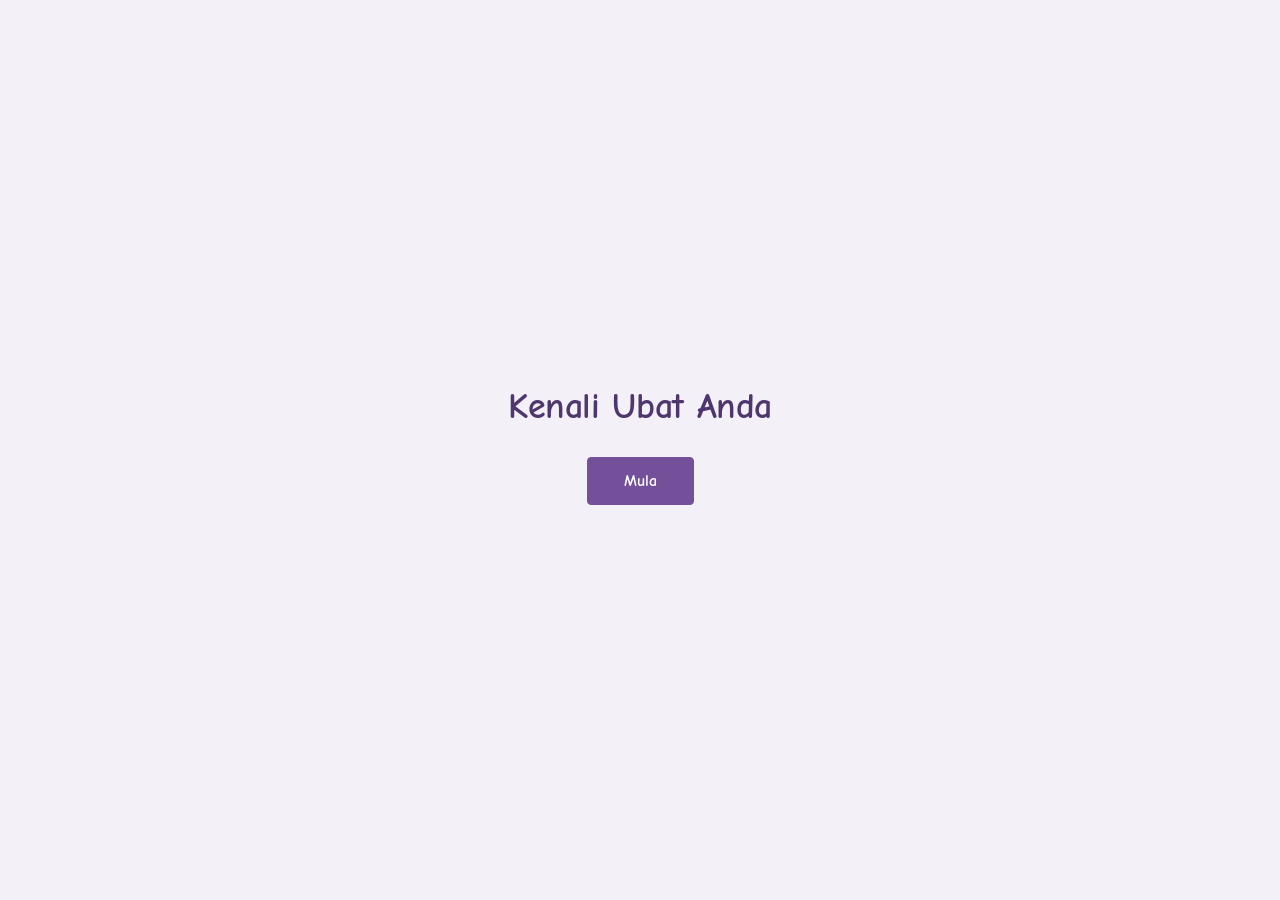
<file: index.html>
<!DOCTYPE html>
<html lang="en">

<head>
    <meta charset="UTF-8">
    <meta name="viewport" content="width=device-width, initial-scale=1.0">
    <title>Kenali Ubat Anda</title>
        <link rel="icon" href="assets/icon/meditips.ico" type="image/x-icon">
    <link rel="manifest" href="manifest.json">
    <link rel="stylesheet" href="style.css">
    <style>
        :root {
            --bg: #F4F0F7;
            --panel: #FFFFFF;
            --ink: #261D2E;
            --ink-soft: #62596B;
            --teal: #75509A;
            --teal-dark: #50366E;
            --amber: #D98E2B;
            --amber-soft: #F6E3C4;
            --line: #D7CBE2;
        }

        * {
            box-sizing: border-box;
        }

        html,
        body {
            height: 100%;
            margin: 0;
            overflow: hidden;
        }

        body {
            font-family: 'Comic Neue', 'Comic Sans MS', cursive;
            font-size: 17px;
            background: var(--bg);
            color: #1E1A22;
            height: 100vh;
            display: flex;
            align-items: center;
            justify-content: center;
            padding: 20px;
            max-width: 100%;
            overflow-x: hidden;
        }

        .screen {
            width: 100%;
            max-width: min(1200px, calc(100vw - 24px));
            text-align: center;
        }

        .screen.hidden {
            display: none;
        }

        .screen h1 {
            font-size: 36px;
            font-weight: 700;
            letter-spacing: -0.01em;
            color: var(--teal-dark);
            margin: 0 0 20px;
        }

        button {
            font-family: 'Comic Neue', 'Comic Sans MS', cursive;
            font-weight: 600;
            font-size: 16px;
            border: 1px solid var(--teal);
            background: var(--teal);
            color: #fff;
            padding: 10px 20px;
            border-radius: 4px;
            cursor: pointer;
        }

        button:hover:not(:disabled) {
            background: var(--teal-dark);
            border-color: var(--teal-dark);
        }

        button:disabled {
            background: var(--line);
            border-color: var(--line);
            color: var(--ink-soft);
            cursor: not-allowed;
        }

        button.ghost {
            background: transparent;
            color: var(--teal);
        }

        button.ghost:hover:not(:disabled) {
            background: var(--teal);
            color: #fff;
        }

        #mainMenu button {
            font-size: 16px;
            padding: 14px 36px;
        }

        .level-container {
            display: flex;
            flex-wrap: wrap;
            justify-content: center;
            gap: 16px;
            margin-bottom: 20px;
        }

        .level {
            background: var(--panel);
            border: 1px solid var(--line);
            border-radius: 4px;
            padding: 18px 20px;
            width: min(100%, 300px);
            flex: 1 1 220px;
            display: flex;
            flex-direction: column;
            align-items: center;
            gap: 10px;
            max-width: calc(100vw - 32px);
        }

        .level h2 {
            margin: 0;
            font-size: 20px;
            font-weight: 600;
            color: var(--teal-dark);
        }

        .level p {
            margin: 0;
            font-family: 'Comic Neue', 'Comic Sans MS', cursive;
            font-size: 14px;
            color: var(--ink-soft);
        }

        .level button {
            width: 100%;
            margin-top: 4px;
        }

        hr {
            border: none;
            border-top: 1px solid var(--line);
            margin: 20px auto;
            max-width: 500px;
        }

        #bossBtn {
            font-size: 15px;
            padding: 12px 28px;
        }

        #bossBtn:not(:disabled) {
            background: var(--amber);
            border-color: var(--amber);
        }

        #bossBtn:not(:disabled):hover {
            background: #c07f24;
            border-color: #c07f24;
        }

        @media (max-width: 1366px) {
            body {
                padding: 14px;
                font-size: 16px;
            }

            .level {
                width: min(260px, calc(100vw - 30px));
                padding: 16px;
            }
        }

        @media (max-height: 650px) {
            body {
                padding: 10px;
            }

            .screen {
                padding: 12px;
            }

            .level {
                padding: 14px;
                gap: 8px;
            }
        }
    </style>
</head>

<body>

    <div id="mainMenu" class="screen">
        <h1>Kenali Ubat Anda</h1>
        <audio id="backgroundMusic" preload="auto" loop>
            <source src="assets/sound/bckgrd.mp3" type="audio/mpeg">
            Your browser does not support the audio element.
        </audio>
        <button onclick="showHub()">Mula</button>
    </div>

    <div id="hub" class="screen hidden">
        <h1>Sila Pilih Cabaran</h1>

        <div class="level-container">
            <div class="level">
                <h2>Memori</h2> <!-- Use 'A Brand New Start - TrackTribe' Audio  -->
                <p id="status1">Belum Selesai</p>
                <button onclick="playLevel(1)">Mula</button>
            </div>

            <div class="level"> <!-- Use 'Scheming Weasel (faster version) – Kevin MacLeod' Audio  -->
                <h2>Cari Kata</h2>
                <p id="status2">Belum Selesai</p>
                <button onclick="playLevel(2)">Mula</button>
            </div>

            <div class="level">
                <h2>Susun Padan</h2> <!-- Use 'Computer Bounce - Geographer' Audio  -->
                <p id="status3">Belum Selesai</p>
                <button onclick="playLevel(3)">Mula</button>
            </div>
        </div>

        <hr>

        <button id="bossBtn" disabled onclick="playBoss()">
            Peringkat Bonus Dikunci!
        </button>

        <button class="ghost" style="margin-top: 20px;" onclick="resetProgress()">Set Semula Cabaran</button>

    </div>

    <script src="script.js"></script>

</body>

</html>
</file>
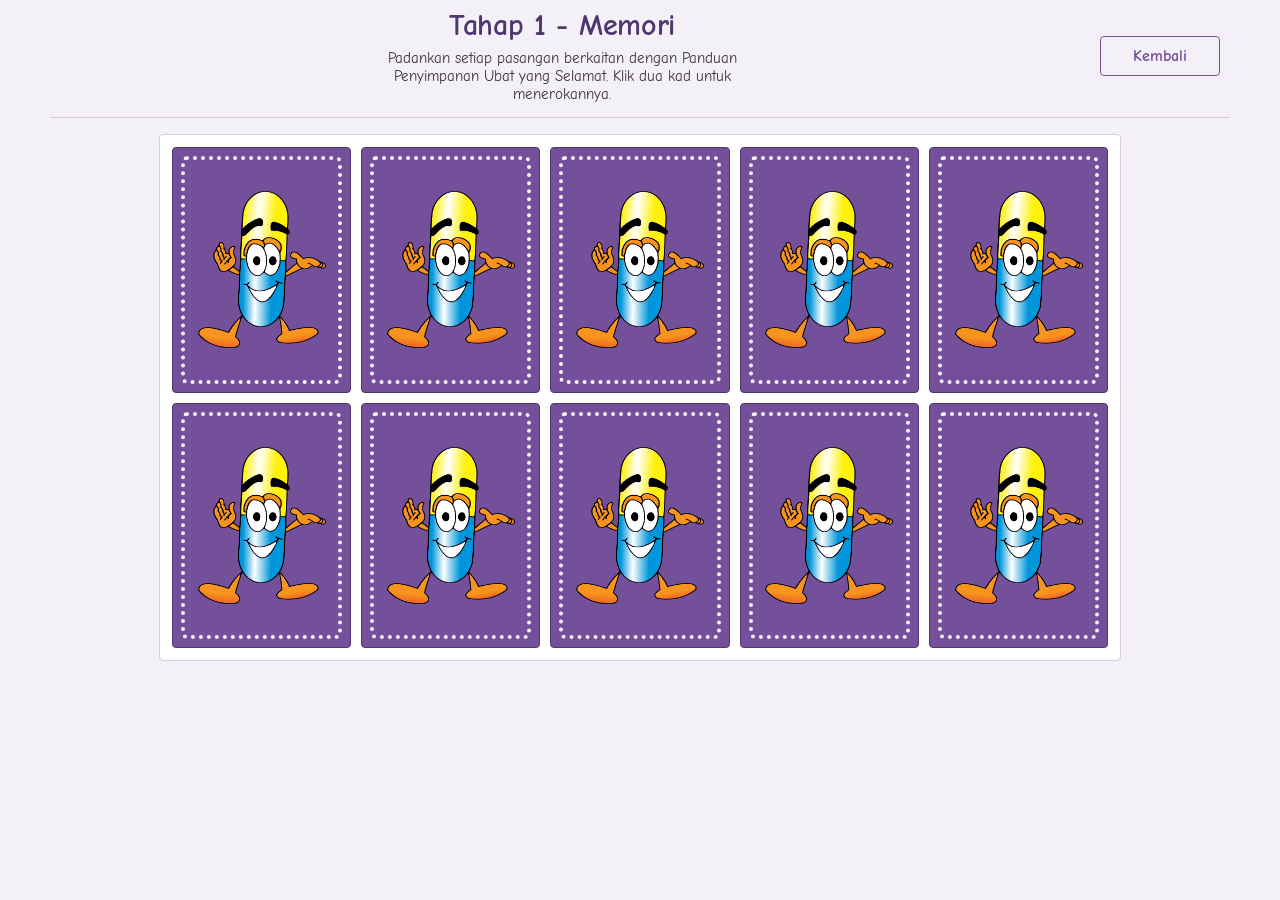
<file: pages/level1/level1.html>
<!DOCTYPE html>
<html lang="en">

<head>
    <meta charset="UTF-8">
    <meta name="viewport" content="width=device-width, initial-scale=1.0" />
    <title>Level 1</title>
        <link rel="icon" href="../../assets/icon/meditips.ico" type="image/x-icon">
    <link rel="manifest" href="../../manifest.json">
    <link rel="stylesheet" href="../../style.css" />
    <link rel="stylesheet" href="level1.css">
    <link rel="preconnect" href="https://fonts.googleapis.com">
    <link
        href="https://fonts.googleapis.com/css2?family=IBM+Plex+Sans:wght@400;500;600;700&family=IBM+Plex+Mono:wght@500;600;700&display=swap"
        rel="stylesheet">
</head>

<body id="levelScreen" class="screen">

    <!-- <h1 id="levelTitle"></h1> -->
    <audio id="lvl1" preload="auto" loop autoplay>
        <source src="../../assets/sound/lvl1.mp3" type="audio/mpeg">
        Your browser does not support the audio element.
    </audio>

    <div class="app">

        <header>
            <div class="title-block">
                <h1>Tahap 1 - Memori</h1>
                <p>Padankan setiap pasangan berkaitan dengan Panduan Penyimpanan Ubat yang Selamat. Klik dua kad untuk
                    menerokannya.</p>
            </div>
            <div class="header-actions">
                <button class="back-btn" onclick="showHubFromOutside()">Kembali</button>
            </div>
        </header>
        <div id="game-board"></div>

        <!-- Modal -->
        <div id="info-modal">
            <div id="info-flex">
                <div id="info-content">
                    <div id="info-img"></div>
                    <div id="info-text"></div>
                    <button id="close-modal">Tutup</button>
                </div>
            </div>
        </div>

        <div id="splashScreen">Tahap Selesai!</div>
    </div>

    <script src="level1.js"></script>
    <script src="../../script.js"></script>

</body>

</html>
</file>
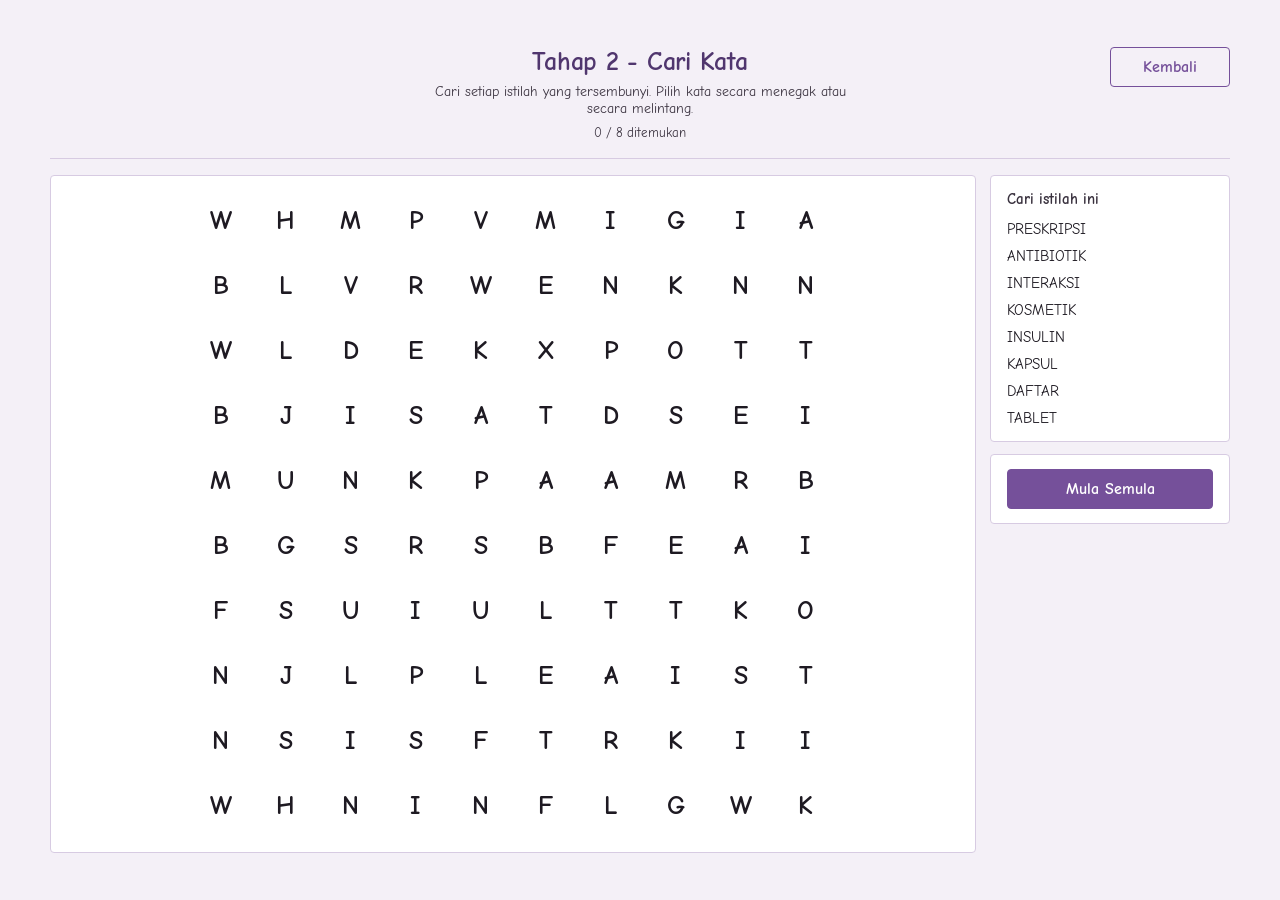
<file: pages/level2/level2.html>
<!DOCTYPE html>
<html lang="en">

<head>
  <meta charset="UTF-8">
  <meta name="viewport" content="width=device-width, initial-scale=1.0, maximum-scale=1, user-scalable=no">
  <title>Pharmacy Word Search</title>
    <link rel="icon" href="../../assets/icon/meditips.ico" type="image/x-icon">
  <link rel="manifest" href="../../manifest.json">
  <link rel="preconnect" href="https://fonts.googleapis.com">
  <link rel="stylesheet" href="level2.css">
  <link
    href="https://fonts.googleapis.com/css2?family=IBM+Plex+Sans:wght@400;500;600;700&family=IBM+Plex+Mono:wght@500;600;700&display=swap"
    rel="stylesheet">
</head>

<body id="levelScreen" class="screen">
  <audio id="lvl2" preload="auto" loop autoplay>
    <source src="../../assets/sound/lvl2.mp3" type="audio/mpeg">
    Your browser does not support the audio element.
  </audio>
  <div class="app">
    <header>
      <div class="title-block">
        <h1>Tahap 2 - Cari Kata</h1>
        <p>Cari setiap istilah yang tersembunyi. Pilih kata secara menegak atau secara melintang.</p>
      </div>
      <div class="meta">
        <!-- <div><strong id="timer">00:00</strong></div> -->
        <div id="progress">0 / 0 ditemukan</div>
      </div>
      <div class="header-actions">
        <button class="ghost" onclick="showHubFromOutside()">Kembali</button>
      </div>
    </header>

    <main>
      <div class="board-wrap">
        <div class="grid-stack">
          <div id="grid" role="grid" aria-label="Word search grid"></div>
          <svg id="highlight-svg" viewBox="0 0 100 100" preserveAspectRatio="none" aria-hidden="true"></svg>
        </div>
      </div>

      <div class="sidebar">
        <div class="panel">
          <h2>Cari istilah ini</h2>
          <ul id="wordlist"></ul>
        </div>
        <div class="panel">
          <button id="restart-btn">Mula Semula</button>
        </div>
      </div>
    </main>

    <div id="info-modal" aria-hidden="true">
      <div id="info-content">
        <div id="info-img"></div>
        <div id="info-text"></div>
        <button id="close-modal" type="button">Tutup</button>
      </div>
    </div>

    <div id="splashScreen">Tahap Selesai!</div>
  </div>

  <script src="level2.js"></script>
  <script src="../../script.js"></script>

</body>

</html>
</file>
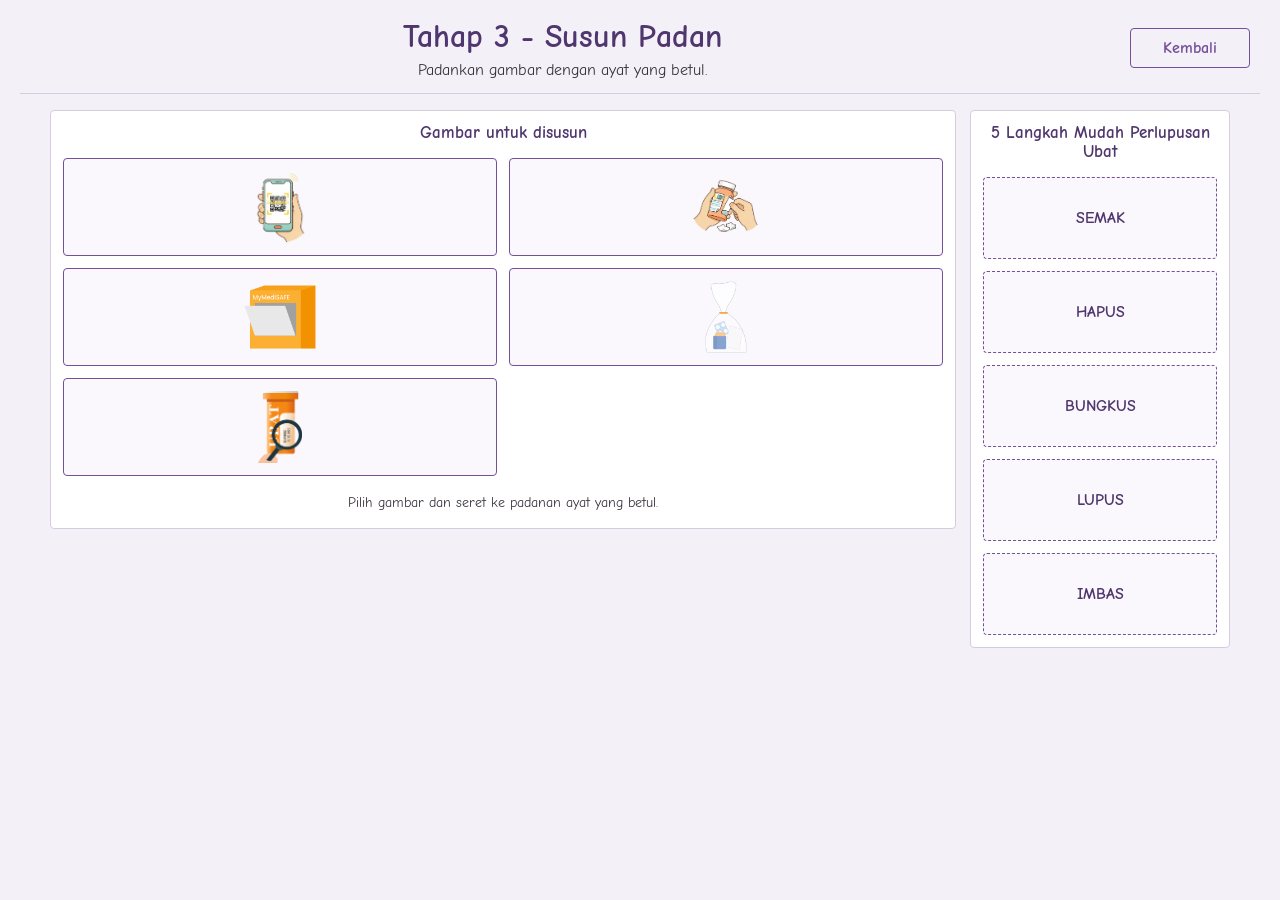
<file: pages/level3/level3.html>
<!DOCTYPE html>
<html lang="en">

<head>
    <meta charset="UTF-8" />
    <meta name="viewport" content="width=device-width, initial-scale=1.0" />
    <title>Level 3 - Sorting Challenge</title>
        <link rel="icon" href="../../assets/icon/meditips.ico" type="image/x-icon">
    <link rel="manifest" href="../../manifest.json">
    <link rel="stylesheet" href="../../style.css" />
    <link rel="stylesheet" href="level3.css">
    <link rel="preconnect" href="https://fonts.googleapis.com">
    <link
        href="https://fonts.googleapis.com/css2?family=IBM+Plex+Sans:wght@400;500;600;700&family=IBM+Plex+Mono:wght@500;600;700&display=swap"
        rel="stylesheet">

</head>

<body id="levelScreen" class="screen">
    <audio id="lvl3" preload="auto" loop autoplay>
        <source src="../../assets/sound/lvl3.mp3" type="audio/mpeg">
        Your browser does not support the audio element.
    </audio>

    <div class="app">
        <header>
            <div class="title-block">
                <h1>Tahap 3 - Susun Padan</h1>
                <p>Padankan gambar dengan ayat yang betul.</p>
            </div>
            <div class="header-actions">
                <button class="ghost" onclick="showHubFromOutside()">Kembali</button>
            </div>
        </header>

        <main class="game-layout">
            <section class="panel">
                <h2>Gambar untuk disusun</h2>
                <div class="items" id="items">
                    <div class="item" data-category="semak" data-label="semak" data-image="../../assets/img/semak.png">
                        <img class="item-image" src="../../assets/img/semak.png" alt="semak">
                        <strong>Semak</strong>
                    </div>
                    <div class="item" data-category="hapus" data-label="hapus" data-image="../../assets/img/hapus.png">
                        <img class="item-image" src="../../assets/img/hapus.png" alt="Hapus">
                        <strong>Hapus</strong>
                    </div>
                    <div class="item" data-category="bungkus" data-label="bungkus" data-image="../../assets/img/bungkus.png">
                        <img class="item-image" src="../../assets/img/bungkus.png" alt="Bungkus">
                        <strong>Bungkus</strong>
                    </div>
                    <div class="item" data-category="lupus" data-label="Lupus" data-image="../../assets/img/lupus.png">
                        <img class="item-image" src="../../assets/img/lupus.png" alt="Lupus">
                        <strong>Lupus</strong>
                    </div>
                    <div class="item" data-category="imbas" data-label="imbas" data-image="../../assets/img/imbas.png">
                        <img class="item-image" src="../../assets/img/imbas.png" alt="Imbas">
                        <strong>Imbas</strong>
                    </div>
                </div>
                <p id="feedback" aria-live="polite">Pilih gambar dan seret ke padanan ayat yang betul.</p>
            </section>

            <section class="panel">
                <h2>5 Langkah Mudah Perlupusan Ubat</h2>
                <div class="bins">
                    <div class="bin" tabindex="0" data-category="semak">
                        <div class="bin-header">
                            <h3>SEMAK</h3>
                        </div>
                        <div class="bin-content">
                            <img class="bin-image" src="../../assets/img/semak.png" alt="Semak icon">
                        </div>
                    </div>
                    <div class="bin" tabindex="0" data-category="hapus">
                        <div class="bin-header">
                            <h3>HAPUS</h3>
                        </div>
                        <div class="bin-content">
                            <img class="bin-image" src="../../assets/img/hapus.png" alt="Hapus icon">
                        </div>
                    </div>
                    <div class="bin" tabindex="0" data-category="bungkus">
                        <div class="bin-header">
                            <h3>BUNGKUS</h3>
                        </div>
                        <div class="bin-content">
                            <img class="bin-image" src="../../assets/img/bungkus.png" alt="Bungkus icon">
                        </div>
                    </div>
                    <div class="bin" tabindex="0" data-category="lupus">
                        <div class="bin-header">
                            <h3>LUPUS</h3>
                        </div>
                        <div class="bin-content">
                            <img class="bin-image" src="../../assets/img/lupus.png" alt="Lupus icon">
                        </div>
                    </div>
                    <div class="bin" tabindex="0" data-category="imbas">
                        <div class="bin-header">
                            <h3>IMBAS</h3>
                        </div>
                        <div class="bin-content">
                            <img class="bin-image" src="../../assets/img/imbas.png" alt="Imbas icon">
                        </div>
                    </div>
                </div>
            </section>
        </main>

        <div id="info-modal">
            <div id="info-content">
                <h2 id="info-title"></h2>
                <div id="info-text"></div>
                <button id="close-modal">Tutup</button>
            </div>
        </div>
        <div id="final-modal" role="dialog" aria-modal="true" aria-labelledby="final-title">
            <div id="final-content">
                <h2 id="final-title">Peringatan Mesra</h2>
                <p id="final-message">Ubat yang <b>dipulangkan tidak</b> boleh digunakan <b>semula</b> untuk <b>pesakit lain</b>. Ubat tersebut akan <b>dilupuskan</b> dengan <b>cara yang betul</b> melalui <b>syarikat pelupusan</b>.</p>
                <p id="final-message2"><break></break><b>Pelupusan Ubat-ubatan Secara Selamat, Tanggungjawab Semua</b></p>
                <button id="close-final-modal">Tutup</button>
            </div>
        </div>
        <div id="splashScreen">Tahap Selesai!</div>
    </div>

    <script src="level3.js"></script>

    <script src="../../script.js"></script>
</body>

</html>
</file>
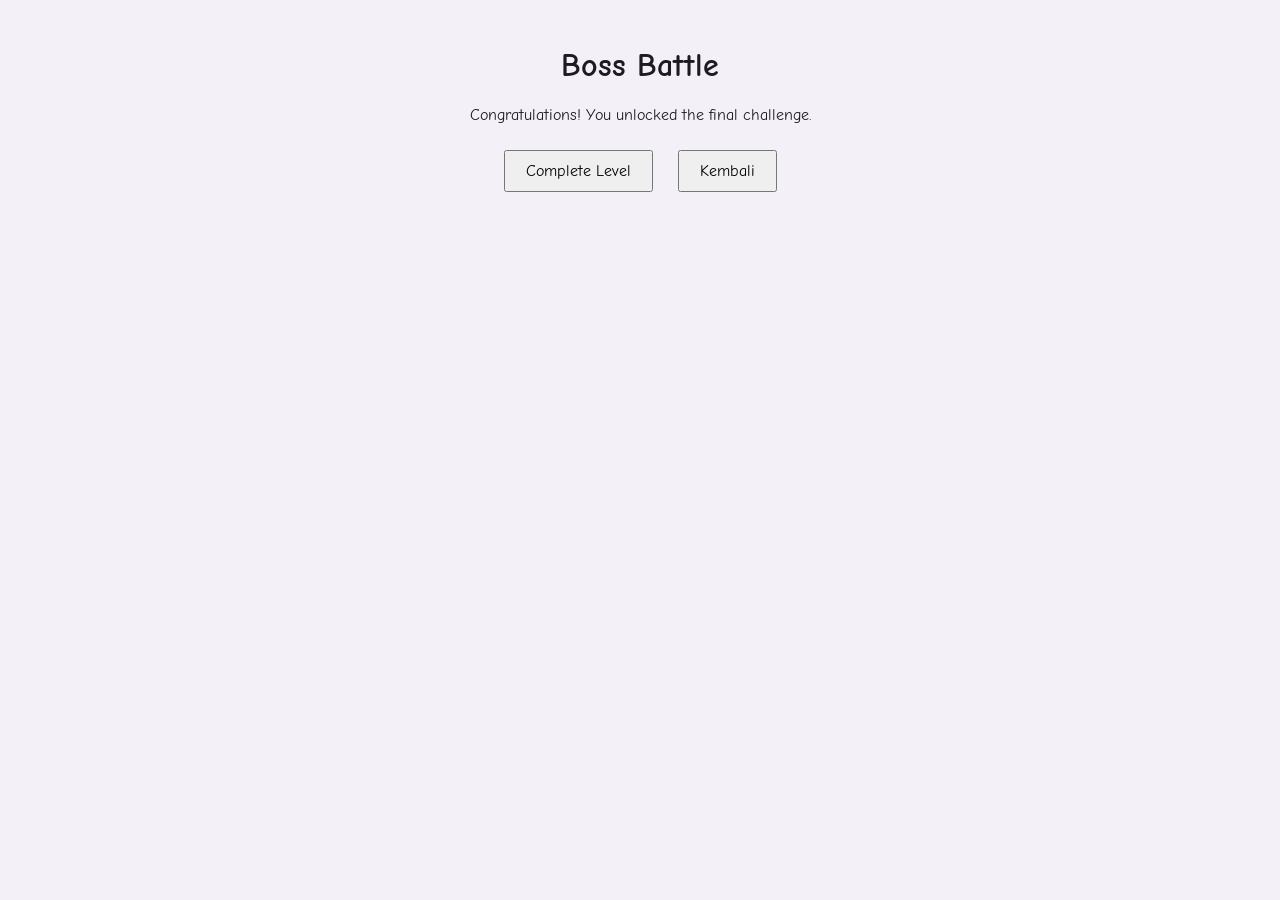
<file: pages/levelBoss/levelBoss.html>
<!DOCTYPE html>
<html lang="en">

<head>
    <meta charset="UTF-8" />
    <meta name="viewport" content="width=device-width, initial-scale=1.0" />
    <title>Bonus Level</title>
        <link rel="icon" href="../../assets/icon/meditips.ico" type="image/x-icon">
    <link rel="manifest" href="../../manifest.json">
    <link rel="stylesheet" href="../../style.css" />
</head>

<body id="levelScreen" class="screen">
    <audio id="lvlBoss" preload="auto" loop autoplay>
        <source src="../../assets/sound/lvlBoss.mp3" type="audio/mpeg">
        Your browser does not support the audio element.
    </audio>

    <h1 id="levelTitle">Boss Battle</h1>
    <p>Congratulations! You unlocked the final challenge.</p>

    <button onclick="completeLevel()">
        Complete Level
    </button>

    <button onclick="showHubFromOutside()">
        Kembali
    </button>
    <div id="splashScreen">Level Completed!</div>

    <script src="../../script.js"></script>
</body>

</html>
</file>
<file: style.css>
@font-face {
    font-family: 'Comic Neue';
    src: url('./assets/font/ComicNeue-Regular.ttf') format('truetype');
    font-weight: 400;
    font-style: normal;
}

@font-face {
    font-family: 'Comic Neue';
    src: url('./assets/font/ComicNeue-Bold.ttf') format('truetype');
    font-weight: 700;
    font-style: normal;
}

@font-face {
    font-family: 'Comic Neue';
    src: url('./assets/font/ComicNeue-Italic.ttf') format('truetype');
    font-weight: 400;
    font-style: italic;
}

@font-face {
    font-family: 'Comic Neue';
    src: url('./assets/font/ComicNeue-BoldItalic.ttf') format('truetype');
    font-weight: 700;
    font-style: italic;
}

* {
    -webkit-user-select: none;
    user-select: none;
    -webkit-tap-highlight-color: transparent;
}

::selection {
    background: transparent;
}

:root {
    --ink: #1E1A22;
    --ink-soft: #39313E;
    --panel: #FFFFFF;
    --bg: #F4F0F7;
    --line: #D7CBE2;
    --teal: #75509A;
    --teal-dark: #50366E;
}

body {
    font-family: 'Comic Neue', 'Comic Sans MS', cursive;
    font-size: 17px;
    text-align: center;
    background: #F4F0F7;
    color: var(--ink);
    max-width: 100%;
    overflow-x: hidden;
}

.screen {
    padding: 24px;
    max-width: 100%;
}

.hidden {
    display: none;
}

.level-container {
    display: flex;
    justify-content: center;
    gap: 20px;
    flex-wrap: wrap;
}

.level {
    background: white;
    width: 300px;
    margin: 20px auto;
    padding: 20px;
    border-radius: 10px;
    box-shadow: 0 2px 5px rgba(0, 0, 0, .2);
}

button {
    padding: 10px 20px;
    margin: 10px;
    cursor: pointer;
    font-size: 16px;
    font-family: 'Comic Neue', 'Comic Sans MS', cursive;
}

.completed {
    color: #75509A;
    font-weight: bold;
}

#splashScreen {
	display: none;
    position: fixed;
    top: 50%;
    left: 50%;
    width: min(360px, calc(100vw - 40px));
    max-width: 100%;
    transform: translate(-50%, -50%);
    background: #fff;
    color: #1E1A22;
    font-family: 'Comic Neue', 'Comic Sans MS', cursive;
    font-size: 26px;
    font-weight: 700;
    letter-spacing: -0.01em;
    text-align: center;
    padding: 52px 28px;
    border: 1px solid #D7CBE2;
    border-radius: 8px;
    box-shadow: 0 0 0 100vmax rgba(38, 29, 46, 0.18), 0 14px 32px rgba(38, 29, 46, 0.16);
    cursor: pointer;
    z-index: 30;
}

@media (max-width: 1366px) {
    body {
        font-size: 16px;
    }

    .screen {
        padding: 18px;
    }

    .level {
        width: min(260px, calc(100vw - 32px));
        margin: 12px auto;
        padding: 16px;
    }
}

@media (max-height: 650px) {
    .screen {
        padding: 12px;
    }

    .level {
        margin: 10px auto;
        padding: 14px;
    }

    #splashScreen {
        padding: 36px 20px;
    }
}
</file>
<file: pages/level1/level1.css>
@font-face {
    font-family: 'Comic Neue';
    src: url('../../assets/font/ComicNeue-Regular.ttf') format('truetype');
    font-weight: 400;
    font-style: normal;
}

@font-face {
    font-family: 'Comic Neue';
    src: url('../../assets/font/ComicNeue-Bold.ttf') format('truetype');
    font-weight: 700;
    font-style: normal;
}

@font-face {
    font-family: 'Comic Neue';
    src: url('../../assets/font/ComicNeue-Italic.ttf') format('truetype');
    font-weight: 400;
    font-style: italic;
}

@font-face {
    font-family: 'Comic Neue';
    src: url('../../assets/font/ComicNeue-BoldItalic.ttf') format('truetype');
    font-weight: 700;
    font-style: italic;
}

:root {
    --bg: #F4F0F7;
    --panel: #FFFFFF;
    --ink: #1E1A22;
    --ink-soft: #39313E;
    --teal: #75509A;
    --teal-dark: #50366E;
    --amber: #D98E2B;
    --amber-soft: #F6E3C4;
    --line: #D7CBE2;
}

* {
    box-sizing: border-box;
}

html,
body#levelScreen {
    min-height: 100%;
    overflow-x: hidden;
}

body#levelScreen {
    font-family: 'Comic Neue', 'Comic Sans MS', cursive;
    background: var(--bg);
    color: var(--ink);
    display: flex;
    flex-direction: column;
    align-items: center;
    justify-content: flex-start;
    min-height: 100vh;
    max-width: 100%;
    overflow-x: hidden;
    padding: 10px;
    margin: 0;
    box-sizing: border-box;
}

.app {
    --card-width: clamp(50px, min(14vw, 25vh), 190px);
    --card-height: calc(var(--card-width) * 1.37);
    width: 100%;
    max-width: min(1280px, calc(100vw - 24px));
}

#levelTitle {
    font-size: 30px;
    font-weight: 700;
    letter-spacing: -0.01em;
    color: var(--teal-dark);
    border-bottom: 1px solid var(--line);
    padding-bottom: 16px;
    margin: 0 0 8px;
    width: 100%;
    max-width: 620px;
    text-align: center;
}

header {
    display: flex;
    align-items: center;
    justify-content: space-between;
    gap: 16px;
    text-align: center;
    border-bottom: 1px solid var(--line);
    padding-bottom: 16px;
    margin-bottom: 20px;
    position: relative;
}

.title-block {
    flex: 1 1 auto;
    min-width: 0;
    width: 100%;
    text-align: center;
    margin: 0 auto;
    display: flex;
    flex-direction: column;
    align-items: center;
    justify-content: center;
}

.header-actions {
    display: flex;
    flex-shrink: 0;
    justify-content: flex-end;
    margin-left: auto;
}

.header-actions button {
    min-width: 120px;
}

.title-block h1 {
    margin: 0;
    width: 100%;
    text-align: center;
}

.title-block p {
    margin: 8px auto 0;
    max-width: 60ch;
    text-align: center;
}

#game-board {
    display: grid;
    grid-template-columns: repeat(5, var(--card-width));
    grid-template-rows: repeat(2, var(--card-height));
    gap: 12px;
    width: max-content;
    max-width: 100%;
    margin: 16px auto 0;
    background: var(--panel);
    border: 1px solid var(--line);
    border-radius: 4px;
    padding: 16px;
}

/* Card container */
.card {
    width: var(--card-width);
    height: var(--card-height);
    perspective: 900px;
    cursor: pointer;
}

/* Inner flip element */
.card-inner {
    width: 100%;
    height: 100%;
    position: relative;
    transform-style: preserve-3d;
    transition: transform 0.5s ease;
}

.card.flipped .card-inner {
    transform: rotateY(180deg);
}

/* Card faces */
.card-front,
.card-back {
    position: absolute;
    width: 100%;
    height: 100%;
    backface-visibility: hidden;
    border-radius: 4px;
    display: flex;
    align-items: center;
    justify-content: center;
    font-size: 70px;
    font-weight: 600;
    text-align: center;
    padding: 8px;
    user-select: none;
}

.card-back {
    background-color: var(--teal);
    background-image: url("../../assets/img/meditips.png"), radial-gradient(rgba(255, 255, 255, 0.12) 0.7px, transparent 0.7px);
    background-position: center, 0 0;
    background-repeat: no-repeat, repeat;
    background-size: 72% auto, 8px 8px;
    color: #fff;
    border: 1px solid var(--teal-dark);
}

.card-back::after {
    content: "";
    position: absolute;
    inset: 8px;
    border: 4px dotted rgba(255, 255, 255, 0.95);
    border-radius: 6px 6px 6px 6px;
    pointer-events: none;
}

.card-front {
    background: var(--panel);
    color: var(--teal-dark);
    border: 1px solid var(--teal);
    transform: rotateY(180deg);
    font-family: 'Comic Neue', 'Comic Sans MS', cursive;
}

.card-front img {
    display: block;
    width: 100%;
    height: 100%;
    object-fit: contain;
    pointer-events: none;
}

.card.matched .card-front {
    background: var(--amber-soft);
    border-color: var(--amber);
    color: var(--ink);
}

.card.matched {
    cursor: default;
    opacity: 0.85;
}

/* Modal */
#info-modal {
    position: fixed;
    inset: 0;
    background: rgba(38, 29, 46, 0);
    display: none;
    align-items: center;
    justify-content: center;
    opacity: 0;
    transition: background 0.4s ease, opacity 0.4s ease;
}

#info-modal.show {
    display: flex;
    background: rgba(38, 29, 46, 0.45);
    opacity: 1;
}

#info-content {
    background: var(--panel);
    border: 1px solid var(--line);
    padding: 24px 28px;
    border-radius: 4px;
    max-width: min(520px, calc(100vw - 32px));
    display: grid;
    grid-template-columns: 110px minmax(0, 1fr);
    column-gap: 18px;
    align-items: center;
    text-align: left;
    transform: scale(0.92);
    opacity: 0;
    transition: transform 0.3s ease, opacity 0.3s ease;
}

#info-modal.show #info-content {
    transform: scale(1);
    opacity: 1;
}

#info-img {
    display: flex;
    align-items: center;
    justify-content: center;
    min-height: 90px;
}

#info-img img {
    width: 90px;
    height: 20vh;
    object-fit: contain;
    display: block;
}

#info-title {
    color: var(--teal-dark);
    font-size: 19px;
    margin: 0 0 10px;
    width: 58px;
    height: 58px;
    object-fit: contain;
    flex-shrink: 0;
    display: none;
}

#info-text {
    color: var(--ink-soft);
    font-size: 18px;
    line-height: 1.5;
    margin: 0;
    grid-column: 2;
}

#info-text p {
    margin: 0 0 10px;
    text-align: left;
}

#info-text ul {
    margin: 0;
    padding-left: 22px;
    text-align: left;
}

#info-text li+li {
    margin-top: 4px;
}

button {
    font-family: 'Comic Neue', 'Comic Sans MS', cursive;
    font-weight: 600;
    font-size: 16px;
    border: 1px solid var(--teal);
    background: var(--teal);
    color: #fff;
    padding: 10px 16px;
    border-radius: 4px;
    cursor: pointer;
}

button:hover {
    background: var(--teal-dark);
    border-color: var(--teal-dark);
}

#close-modal {
    grid-column: 1 / -1;
    justify-self: center;
    margin-top: 16px;
}

.back-btn {
    background: transparent;
    color: var(--teal);
}

.back-btn:hover {
    background: var(--teal);
    color: #fff;
}

.title-block h1 {
    margin: 0;
    font-size: 30px;
    font-weight: 700;
    letter-spacing: -0.01em;
    color: var(--teal-dark);
}

.title-block p {
    margin: 6px 0 0;
    font-size: 15px;
    color: var(--ink-soft);
    max-width: 46ch;
}

header {
    border-bottom: 1px solid var(--line);
    padding-bottom: 14px;
    margin-bottom: 16px;
    display: flex;
    align-items: center;
    justify-content: space-between;
    gap: 16px;
    flex-wrap: nowrap;
    text-align: center;
    position: relative;
}

.title-block {
    text-align: center;
    width: auto;
    flex: 1 1 auto;
    min-width: 0;
}

@media (max-width: 1366px) {
    body#levelScreen {
        padding: 8px;
    }

    .app {
        max-width: 1180px;
    }

    #levelTitle {
        font-size: 28px;
    }

    #game-board {
        gap: 10px;
        padding: 12px;
    }

    #info-content {
        max-width: min(480px, calc(100vw - 24px));
        padding: 18px 22px;
    }
}

@media (max-height: 650px) {
    body#levelScreen {
        padding: 8px;
    }

    #levelTitle {
        padding-bottom: 10px;
    }

    #game-board {
        margin-top: 10px;
        gap: 8px;
        padding: 10px;
    }

    #info-content {
        padding: 18px 18px 12px;
    }

    #close-modal {
        margin-top: 12px;
    }
}

@media (max-width: 600px) {
    header {
        align-items: flex-start;
        gap: 8px;
    }

    .header-actions button {
        min-width: 0;
        padding: 8px 10px;
    }

    body#levelScreen {
        padding: 12px;
    }

    .app {
        --card-width: clamp(44px, min(13vw, 18vh), 160px);
    }

    #game-board {
        gap: 6px;
        padding: 10px;
    }
}
</file>
<file: pages/level2/level2.css>
@font-face {
    font-family: 'Comic Neue';
    src: url('../../assets/font/ComicNeue-Regular.ttf') format('truetype');
    font-weight: 400;
    font-style: normal;
}

@font-face {
    font-family: 'Comic Neue';
    src: url('../../assets/font/ComicNeue-Bold.ttf') format('truetype');
    font-weight: 700;
    font-style: normal;
}

@font-face {
    font-family: 'Comic Neue';
    src: url('../../assets/font/ComicNeue-Italic.ttf') format('truetype');
    font-weight: 400;
    font-style: italic;
}

@font-face {
    font-family: 'Comic Neue';
    src: url('../../assets/font/ComicNeue-BoldItalic.ttf') format('truetype');
    font-weight: 700;
    font-style: italic;
}

:root {
    --bg: #F4F0F7;
    --panel: #FFFFFF;
    --ink: #1E1A22;
    --ink-soft: #39313E;
    --teal: #75509A;
    --teal-dark: #50366E;
    --amber: #D98E2B;
    --amber-soft: #F6E3C4;
    --line: #D7CBE2;
    --found: #75509A;
}

* {
    box-sizing: border-box;
    -webkit-user-select: none;
    user-select: none;
}

::selection {
    background: transparent;
}

html,
body {
    margin: 0;
    padding: 0;
    min-height: 100%;
    background: var(--bg);
    color: var(--ink);
    font-family: 'Comic Neue', 'Comic Sans MS', cursive;
    -webkit-tap-highlight-color: transparent;
    overflow-x: hidden;
}

body {
    min-height: 100vh;
    display: flex;
    align-items: center;
    justify-content: center;
    padding: 16px;
    box-sizing: border-box;
    max-width: 100%;
    overflow-x: hidden;
}

.app {
    width: 100%;
    max-width: min(1280px, calc(100vw - 24px));
}

header {
    border-bottom: 1px solid var(--line);
    padding-bottom: 14px;
    margin-bottom: 16px;
    display: flex;
    flex-direction: column;
    align-items: center;
    justify-content: center;
    gap: 6px;
    text-align: center;
    position: relative;
    padding-left: 128px;
    padding-right: 128px;
}

.title-block {
    text-align: center;
    width: 100%;
    margin: 0 auto;
    display: flex;
    flex-direction: column;
    align-items: center;
    justify-content: center;
}

.title-block h1 {
    margin: 0;
    font-size: 26px;
    font-weight: 700;
    letter-spacing: -0.01em;
    color: var(--teal-dark);
}

.title-block p {
    margin: 6px auto 0;
    font-size: 14px;
    color: var(--ink-soft);
    max-width: 46ch;
    text-align: center;
}

.meta {
    font-family: 'Comic Neue', 'Comic Sans MS', cursive;
    font-size: 13px;
    color: var(--ink-soft);
    text-align: center;
    line-height: 1.6;
    margin: 0;
    width: 100%;
}

.header-actions {
    position: absolute;
    top: 0;
    right: 0;
}

.header-actions button {
    width: auto;
    min-width: 120px;
}

.meta strong {
    color: var(--teal-dark);
    font-size: 16px;
}

main {
    display: grid;
    grid-template-columns: minmax(0, 1fr) 240px;
    gap: 18px;
    align-items: start;
    max-width: min(100%, 1180px);
    margin: 0 auto;
}

@media (max-width: 1366px) {
    body {
        padding: 12px;
    }

    .app {
        max-width: 1180px;
    }

    main {
        gap: 14px;
    }

    .board-wrap {
        padding: 12px;
    }

    .grid-stack {
        width: min(100%, 64vh);
    }
}

@media (max-height: 650px) {
    body {
        padding: 10px;
    }

    header {
        padding-bottom: 10px;
        margin-bottom: 10px;
    }

    .panel {
        padding: 10px 12px;
    }

    .sidebar {
        gap: 8px;
    }
}

@media (max-width: 720px) {
    body {
        padding: 12px;
    }

    main {
        grid-template-columns: 1fr;
    }

    .grid-stack {
        width: min(100%, 62vh);
    }

    .meta {
        text-align: left;
    }

    header {
        padding-left: 0;
        padding-right: 0;
    }

    .header-actions {
        position: static;
        align-self: flex-end;
    }
}

.board-wrap {
    background: var(--panel);
    border: 1px solid var(--line);
    border-radius: 4px;
    padding: 14px;
    display: flex;
    justify-content: center;
}

.grid-stack {
    position: relative;
    width: min(100%, 72vh);
}

#highlight-svg {
    position: absolute;
    inset: 0;
    width: 100%;
    height: 100%;
    pointer-events: none;
    z-index: 2;
}

#grid {
    display: grid;
    gap: 2px;
    width: 100%;
    aspect-ratio: 1/1;
    touch-action: none;
    user-select: none;
    -webkit-user-select: none;
    position: relative;
    z-index: 1;
}

.cell {
    display: flex;
    align-items: center;
    justify-content: center;
    font-family: 'Comic Neue', 'Comic Sans MS', cursive;
    font-weight: 600;
    font-size: clamp(14px, 3.4vw, 26px);
    color: var(--ink);
    background: transparent;
    border-radius: 3px;
    cursor: pointer;
    position: relative;
}

.cell.selecting {
    background: var(--amber-soft);
    color: var(--teal-dark);
}

.found-line {
    opacity: 0;
    animation: line-in 0.25s ease forwards;
}

@keyframes line-in {
    from {
        opacity: 0;
    }

    to {
        opacity: 1;
    }
}

.sidebar {
    display: flex;
    flex-direction: column;
    gap: 12px;
}

.panel {
    background: var(--panel);
    border: 1px solid var(--line);
    border-radius: 4px;
    padding: 14px 16px;
}

.panel h2 {
    margin: 0 0 12px;
    font-size: 15px;
    font-weight: 600;
    color: var(--ink-soft);
}

#wordlist {
    list-style: none;
    margin: 0;
    padding: 0;
    display: flex;
    flex-direction: column;
    gap: 9px;
    font-family: 'Comic Neue', 'Comic Sans MS', cursive;
    font-size: 15px;
}

#wordlist li {
    color: var(--ink);
    transition: color 0.2s ease;
}

#wordlist li.done {
    color: var(--ink-soft);
    text-decoration: line-through;
    text-decoration-color: var(--teal);
    text-decoration-thickness: 2px;
}

button {
    font-family: 'Comic Neue', 'Comic Sans MS', cursive;
    font-weight: 600;
    font-size: 16px;
    border: 1px solid var(--teal);
    background: var(--teal);
    color: #fff;
    padding: 10px 14px;
    border-radius: 4px;
    cursor: pointer;
    width: 100%;
}

button:hover {
    background: var(--teal-dark);
    border-color: var(--teal-dark);
}

button.ghost {
    background: transparent;
    color: var(--teal);
}

button.ghost:hover {
    background: var(--teal);
    color: #fff;
}

#info-modal {
    position: fixed;
    inset: 0;
    display: none;
    align-items: center;
    justify-content: center;
    background: rgba(38, 29, 46, 0.35);
    z-index: 40;
}

#info-modal.show {
    display: flex;
}

#info-content {
    width: min(85vw, calc(100vw - 32px));
    background: var(--panel);
    border: 1px solid var(--line);
    border-radius: 6px;
    padding: 22px 24px 20px;
    box-shadow: 0 12px 30px rgba(38, 29, 46, 0.18);
    display: grid;
    grid-template-columns: 1fr;
    gap: 18px 20px;
    align-items: start;
}

#info-img {
    display: none;
}

#info-text {
    display: flex;
    flex-direction: column;
    gap: 12px;
    font-size: 18px;
    line-height: 1.6;
    color: var(--ink-soft);
}

#info-text h3 {
    margin: 0;
    font-size: 28px;
    color: var(--teal-dark);
    line-height: 1.2;
}

.info-visual {
    display: flex;
    align-items: center;
    justify-content: center;
    min-height: 110px;
}

.info-visual img {
    height: 30vh;
    max-height: 220px;
    width: auto;
    object-fit: contain;
    display: block;
}

.info-body {
    width: 100%;
}

#info-text p,
#info-text ul {
    margin: 0;
}

#info-text ul {
    padding-left: 18px;
    margin-top: 8px;
}

#close-modal {
    grid-column: 1 / -1;
    width: auto;
    justify-self: end;
    min-width: 110px;
}

#splashScreen {
    display: none;
    position: fixed;
    top: 50%;
    left: 50%;
    width: min(360px, calc(100vw - 40px));
    transform: translate(-50%, -50%);
    background: #fff;
    color: #261D2E;
    font-family: 'Comic Neue', 'Comic Sans MS', cursive;
    font-size: 26px;
    font-weight: 700;
    letter-spacing: -0.01em;
    text-align: center;
    padding: 52px 28px;
    border: 1px solid #D7CBE2;
    border-radius: 8px;
    box-shadow: 0 0 0 100vmax rgba(38, 29, 46, 0.18), 0 14px 32px rgba(38, 29, 46, 0.16);
    cursor: pointer;
    z-index: 30;
}

#splashScreen.show {
    display: flex;
}

.visually-hidden {
    position: absolute;
    width: 1px;
    height: 1px;
    overflow: hidden;
    clip: rect(0 0 0 0);
}
</file>
<file: pages/level3/level3.css>
@font-face {
    font-family: 'Comic Neue';
    src: url('../../assets/font/ComicNeue-Regular.ttf') format('truetype');
    font-weight: 400;
    font-style: normal;
}

@font-face {
    font-family: 'Comic Neue';
    src: url('../../assets/font/ComicNeue-Bold.ttf') format('truetype');
    font-weight: 700;
    font-style: normal;
}

@font-face {
    font-family: 'Comic Neue';
    src: url('../../assets/font/ComicNeue-Italic.ttf') format('truetype');
    font-weight: 400;
    font-style: italic;
}

@font-face {
    font-family: 'Comic Neue';
    src: url('../../assets/font/ComicNeue-BoldItalic.ttf') format('truetype');
    font-weight: 700;
    font-style: italic;
}

:root {
    --bg: #F4F0F7;
    --panel: #FFFFFF;
    --ink: #1E1A22;
    --ink-soft: #39313E;
    --teal: #75509A;
    --teal-dark: #50366E;
    --amber: #D98E2B;
    --amber-soft: #F6E3C4;
    /* --line: #D7CBE2; */
    --error: #A94A3A;
}

* {
    box-sizing: border-box;
}

html,
body {
    min-height: 100%;
    margin: 0;
}

body {
    font-family: 'Comic Neue', 'Comic Sans MS', cursive;
    background: var(--bg);
    color: var(--ink);
    display: flex;
    justify-content: center;
    padding: 20px 16px;
    max-width: 100%;
    overflow-x: hidden;
    -webkit-user-select: none;
    user-select: none;
    -webkit-tap-highlight-color: transparent;
}

::selection {
    background: transparent;
}

.app {
    width: 100%;
    max-width: min(1240px, calc(100vw - 24px));
}

header {
    border-bottom: 1px solid var(--line);
    padding-bottom: 14px;
    margin-bottom: 16px;
    display: flex;
    align-items: flex-start;
    justify-content: space-between;
    gap: 16px;
    flex-wrap: nowrap;
    position: relative;
}

.title-block {
    flex: 1 1 auto;
    min-width: 0;
    text-align: center;
    margin: 0 auto;
    display: flex;
    flex-direction: column;
    align-items: center;
    justify-content: center;
}

.title-block h1 {
    margin: 0;
    font-size: 32px;
    font-weight: 700;
    color: var(--teal-dark);
}

.title-block p {
    margin: 6px 0 0;
    font-size: 16px;
    color: var(--ink-soft);
    text-align: center;
}

.header-actions {
    display: flex;
    align-items: center;
    justify-content: flex-end;
    flex-shrink: 0;
    margin-left: auto;
}

.header-actions button {
    min-width: 120px;
}

.game-layout {
    display: grid;
    grid-template-columns: minmax(0, 1fr) 260px;
    gap: 18px;
    align-items: start;
    max-width: min(100%, 1180px);
    margin: 0 auto;
}

.panel {
    background: var(--panel);
    border: 1px solid var(--line);
    border-radius: 4px;
    padding: 16px;
}

.panel h2 {
    margin: 0 0 16px;
    font-size: 17px;
    color: var(--teal-dark);
}

.items {
    display: grid;
    grid-template-columns: repeat(2, minmax(0, 1fr));
    gap: 12px;
}

.item {
    min-height: 92px;
    padding: 16px;
    border: 1px solid var(--teal);
    border-radius: 4px;
    background: #FAF8FC;
    color: var(--teal-dark);
    cursor: grab;
    user-select: none;
    touch-action: none;
    transition: background 0.2s ease, border-color 0.2s ease, opacity 0.2s ease;
    display: flex;
    flex-direction: column;
    align-items: center;
    justify-content: center;
    gap: 8px;
    text-align: center;
    position: relative;
    -webkit-user-select: none;
    user-select: none;
}

.item:hover,
.item.selected {
    background: var(--amber-soft);
    border-color: var(--amber);
}

.item.dragging {
    opacity: 0.45;
}

.drag-preview {
    position: fixed;
    z-index: 1000;
    pointer-events: none;
    opacity: 0.9;
    transform: translate(-50%, -50%) scale(1.04);
    box-shadow: 0 8px 24px rgb(38 29 46 / 22%);
}

.item-image {
    width: 72px;
    height: 72px;
    object-fit: contain;
    display: block;
    pointer-events: none;
    user-select: none;
    -webkit-user-drag: none;
}

.item strong {
    display: none;
}

.item span {
    display: none;
}

.item.sorted {
    display: none;
}

.bins {
    display: grid;
    gap: 12px;
}

.bin {
    min-height: 82px;
    padding: 14px;
    border: 1px dashed var(--teal);
    border-radius: 4px;
    background: #FAF8FC;
    transition: background 0.2s ease, border-color 0.2s ease;
    display: flex;
    flex-direction: column;
    gap: 8px;
    justify-content: center;
}

.bin.over,
.bin:focus {
    outline: none;
    background: var(--amber-soft);
    border-color: var(--amber);
    border-style: solid;
}

.bin-header {
    display: flex;
    align-items: center;
    gap: 12px;
    justify-content: center;
}

.bin h3 {
    margin: 0;
    font-size: 16px;
    color: var(--teal-dark);
    transition: opacity 0.2s ease, visibility 0.2s ease;
}

.bin.correct h3 {
    display: none;
}

.bin p {
    margin: 0;
    font-size: 13px;
    color: var(--ink-soft);
}

.bin-image {
    width: 58px;
    height: 58px;
    object-fit: contain;
    flex-shrink: 0;
    display: none;
}

.bin.correct .bin-image {
    display: none;
}

.bin.correct .bin-header {
    display: none;
}

.bin.correct .bin-content {
    display: none;
}

.bin-content {
    display: none;
}

.sorted-item {
    /* margin-top: 8px;
            padding-top: 8px; */
    /* border-top: 1px solid var(--line); */
    display: flex;
    align-items: center;
    gap: 8px;
    font-family: 'Comic Neue', 'Comic Sans MS', cursive;
    font-size: 14px;
    color: var(--teal-dark);
    justify-content: center;
}

.sorted-item img {
    /* width: 100px; */
    height: 8vh;
    object-fit: contain;
}

#feedback {
    min-height: 22px;
    margin: 18px 0 0;
    font-size: 14px;
    color: var(--ink-soft);
}

#feedback.error {
    color: var(--error);
}

#feedback.success {
    color: var(--teal-dark);
    font-weight: 600;
}

.actions {
    display: none;
}

#info-modal {
    position: fixed;
    inset: 0;
    background: rgba(38, 29, 46, 0);
    display: none;
    align-items: center;
    justify-content: center;
    opacity: 0;
    transition: background 0.4s ease, opacity 0.4s ease;
    z-index: 20;
}

#info-modal.show {
    display: flex;
    background: rgba(38, 29, 46, 0.45);
    opacity: 1;
}

#info-content {
    background: var(--panel);
    border: 1px solid var(--line);
    padding: 24px 28px;
    border-radius: 4px;
    max-width: min(420px, calc(100vw - 32px));
    text-align: center;
    transform: scale(0.92);
    opacity: 0;
    transition: transform 0.3s ease, opacity 0.3s ease;
}

#info-modal.show #info-content {
    transform: scale(1);
    opacity: 1;
}

#final-modal {
    position: fixed;
    inset: 0;
    background: rgba(38, 29, 46, 0);
    display: none;
    align-items: center;
    justify-content: center;
    opacity: 0;
    transition: background 0.4s ease, opacity 0.4s ease;
    z-index: 21;
}

#final-modal.show {
    display: flex;
    background: rgba(38, 29, 46, 0.45);
    opacity: 1;
}

#final-content {
    background: var(--panel);
    border: 1px solid var(--line);
    padding: 24px 28px;
    border-radius: 4px;
    max-width: min(420px, calc(100vw - 32px));
    text-align: center;
    transform: scale(0.92);
    opacity: 0;
    transition: transform 0.3s ease, opacity 0.3s ease;
}

#final-modal.show #final-content {
    transform: scale(1);
    opacity: 1;
}

#final-title {
    color: var(--teal-dark);
    font-size: 25px;
    margin: 0 0 10px;
}

#final-message {
    color: var(--ink-soft);
    font-size: 18px;
    line-height: 1.5;
    margin: 0;
}

#final-message2 {
    color: var(--ink-soft);
    font-size: 18px;
    line-height: 1.5;
    margin: 10px 0 0;
}

#close-final-modal {
    margin-top: 16px;
}

#info-title {
    color: var(--teal-dark);
    font-size: 19px;
    margin: 0 0 10px;
}

#info-text {
    color: var(--ink-soft);
    font-size: 18px;
    line-height: 1.5;
    margin: 0 0 6px;
}

#info-text p,
#info-text ul {
    margin: 0;
}

#info-text p {
    margin-bottom: 10px;
    text-align: justify;
}

#info-text ul {
    padding-left: 22px;
    text-align: left;
}

#info-text li+li {
    margin-top: 4px;
}

#close-modal {
    margin-top: 16px;
}

@media (max-width: 1366px) {
    body {
        padding: 12px 10px;
    }

    .game-layout {
        gap: 14px;
    }

    .panel {
        padding: 12px;
    }

    .item {
        min-height: 84px;
        padding: 12px;
    }

    #info-content,
    #final-content {
        max-width: min(400px, calc(100vw - 20px));
    }
}

@media (max-height: 650px) {
    body {
        padding: 10px 8px;
    }

    header {
        margin-bottom: 10px;
        padding-bottom: 10px;
    }

    .panel,
    .item,
    .bin {
        padding-top: 10px;
        padding-bottom: 10px;
    }

    .actions {
        margin-top: 8px;
    }
}

button {
    font-family: 'Comic Neue', 'Comic Sans MS', cursive;
    font-weight: 600;
    font-size: 16px;
    border: 1px solid var(--teal);
    background: var(--teal);
    color: #fff;
    padding: 10px 18px;
    border-radius: 4px;
    cursor: pointer;
}

button:hover:not(:disabled) {
    background: var(--teal-dark);
    border-color: var(--teal-dark);
}

button:disabled {
    background: var(--line);
    border-color: var(--line);
    color: var(--ink-soft);
    cursor: not-allowed;
}

button.ghost {
    background: transparent;
    color: var(--teal);
}

@media (max-width: 720px) {
    body {
        padding: 24px 14px;
    }

    .game-layout {
        grid-template-columns: 1fr;
    }

    .items {
        grid-template-columns: 1fr 1fr;
    }
}

@media (max-width: 430px) {
    .items {
        grid-template-columns: 1fr;
    }
}
</file>
